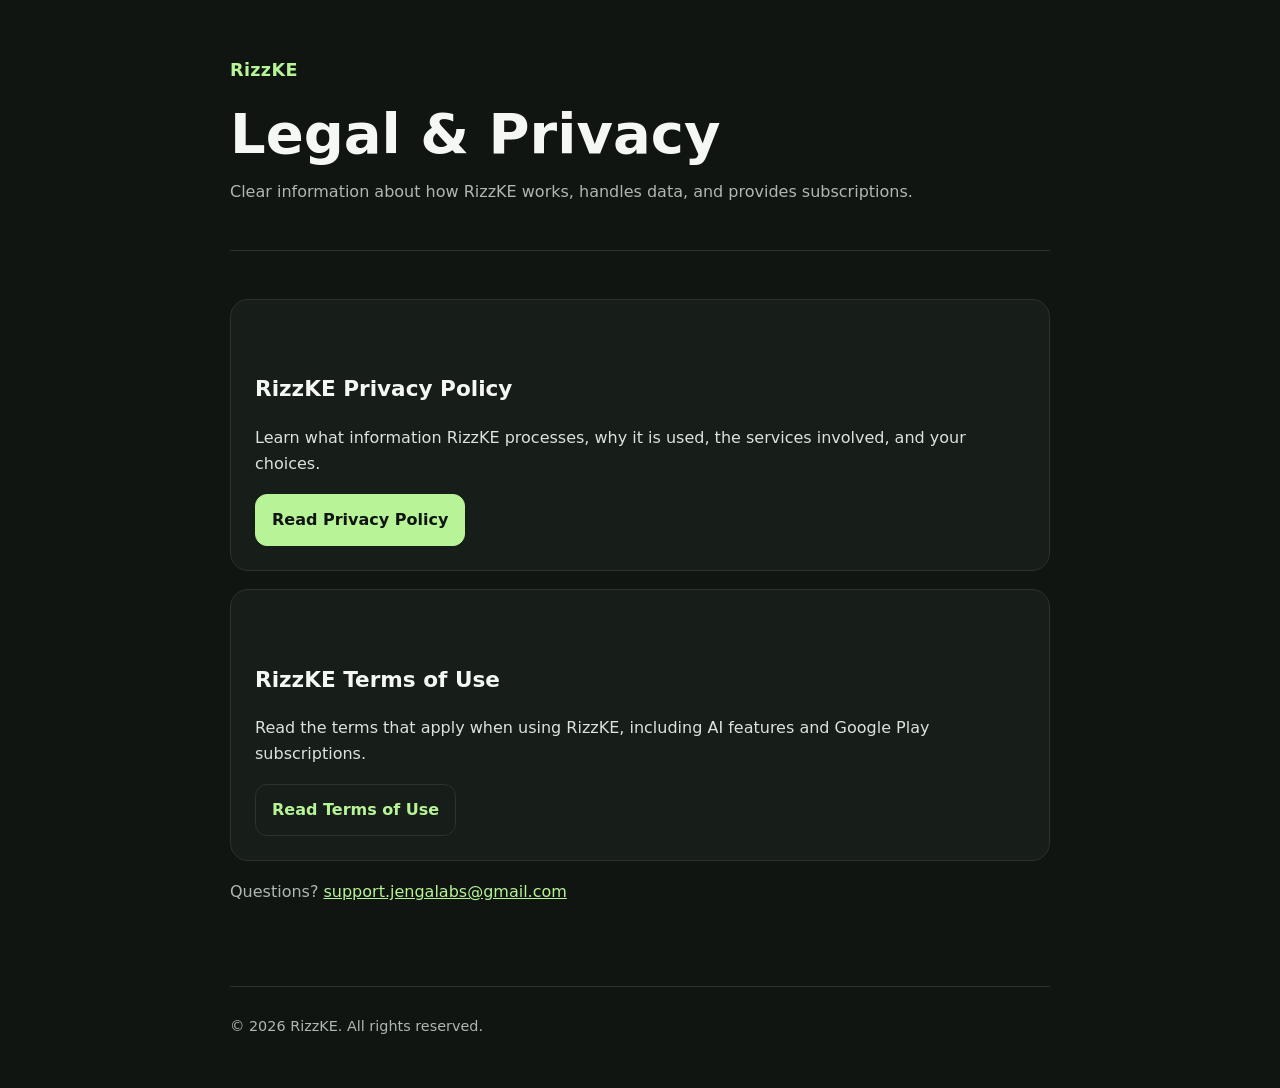
<file: index.html>
<!doctype html><html lang="en"><head><meta charset="utf-8"><meta name="viewport" content="width=device-width,initial-scale=1"><title>RizzKE Legal</title><meta name="description" content="Privacy Policy and Terms of Use for RizzKE."><link rel="stylesheet" href="style.css"></head><body><header><div class="brand">RizzKE</div><h1>Legal & Privacy</h1><p class="muted">Clear information about how RizzKE works, handles data, and provides subscriptions.</p></header><main><div class="card"><h2>RizzKE Privacy Policy</h2><p>Learn what information RizzKE processes, why it is used, the services involved, and your choices.</p><a class="button primary" href="privacy.html">Read Privacy Policy</a></div><div class="card"><h2>RizzKE Terms of Use</h2><p>Read the terms that apply when using RizzKE, including AI features and Google Play subscriptions.</p><a class="button" href="terms.html">Read Terms of Use</a></div><p class="muted">Questions? <a href="mailto:support.jengalabs@gmail.com">support.jengalabs@gmail.com</a></p></main><footer>© 2026 RizzKE. All rights reserved.</footer></body></html>
</file>
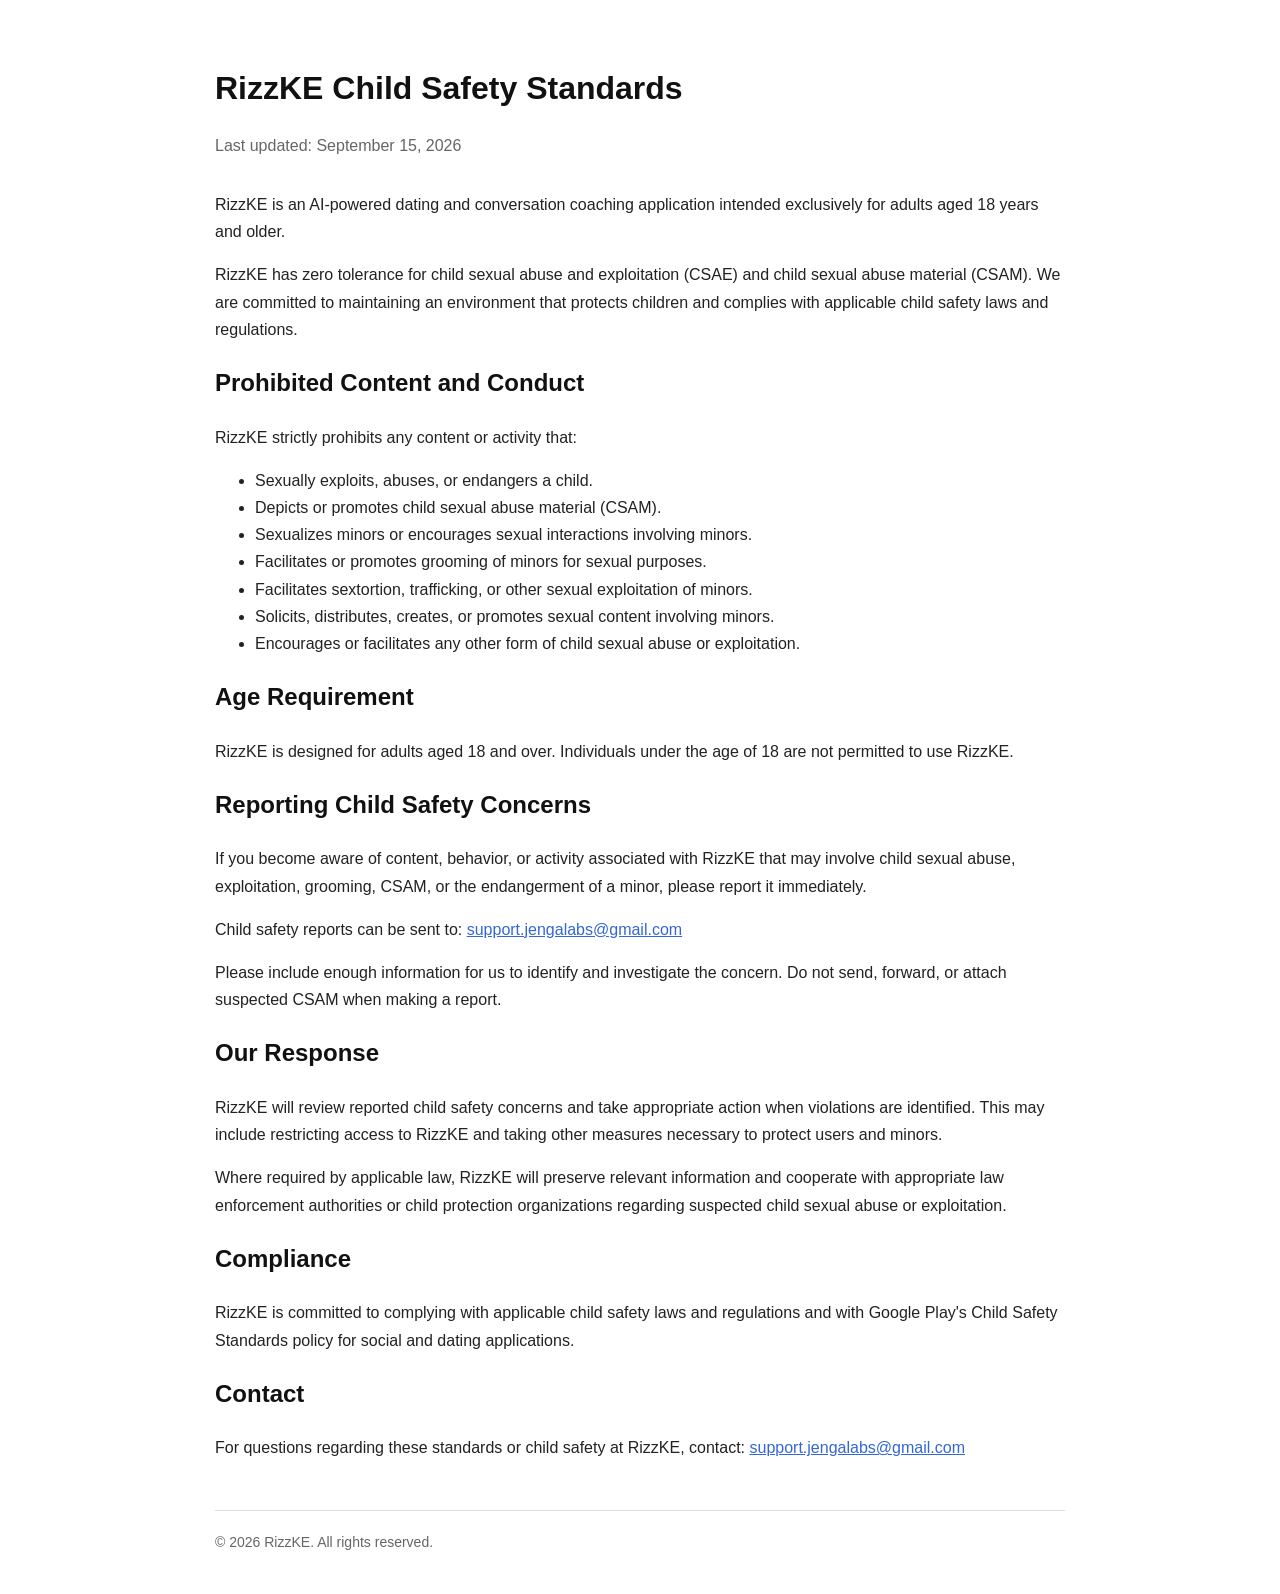
<file: child-safety.html>
<!DOCTYPE html>
<html lang="en">
<head>
  <meta charset="UTF-8" />
  <meta name="viewport" content="width=device-width, initial-scale=1.0" />
  <title>Child Safety Standards | RizzKE</title>
  <style>
    body {
      font-family: Arial, Helvetica, sans-serif;
      max-width: 850px;
      margin: 0 auto;
      padding: 40px 20px;
      line-height: 1.7;
      color: #222;
      background: #fff;
    }

    h1, h2 {
      color: #111;
    }

    h1 {
      margin-bottom: 8px;
    }

    .updated {
      color: #666;
      margin-bottom: 32px;
    }

    a {
      color: #3367d6;
    }

    footer {
      margin-top: 48px;
      padding-top: 20px;
      border-top: 1px solid #ddd;
      color: #666;
      font-size: 14px;
    }
  </style>
</head>

<body>
  <h1>RizzKE Child Safety Standards</h1>
  <p class="updated">Last updated: September 15, 2026</p>

  <p>
    RizzKE is an AI-powered dating and conversation coaching application
    intended exclusively for adults aged 18 years and older.
  </p>

  <p>
    RizzKE has zero tolerance for child sexual abuse and exploitation (CSAE)
    and child sexual abuse material (CSAM). We are committed to maintaining
    an environment that protects children and complies with applicable child
    safety laws and regulations.
  </p>

  <h2>Prohibited Content and Conduct</h2>

  <p>RizzKE strictly prohibits any content or activity that:</p>

  <ul>
    <li>Sexually exploits, abuses, or endangers a child.</li>
    <li>Depicts or promotes child sexual abuse material (CSAM).</li>
    <li>Sexualizes minors or encourages sexual interactions involving minors.</li>
    <li>Facilitates or promotes grooming of minors for sexual purposes.</li>
    <li>Facilitates sextortion, trafficking, or other sexual exploitation of minors.</li>
    <li>Solicits, distributes, creates, or promotes sexual content involving minors.</li>
    <li>Encourages or facilitates any other form of child sexual abuse or exploitation.</li>
  </ul>

  <h2>Age Requirement</h2>

  <p>
    RizzKE is designed for adults aged 18 and over. Individuals under the age
    of 18 are not permitted to use RizzKE.
  </p>

  <h2>Reporting Child Safety Concerns</h2>

  <p>
    If you become aware of content, behavior, or activity associated with
    RizzKE that may involve child sexual abuse, exploitation, grooming, CSAM,
    or the endangerment of a minor, please report it immediately.
  </p>

  <p>
    Child safety reports can be sent to:
    <a href="mailto:support.jengalabs@gmail.com">
      support.jengalabs@gmail.com
    </a>
  </p>

  <p>
    Please include enough information for us to identify and investigate the
    concern. Do not send, forward, or attach suspected CSAM when making a
    report.
  </p>

  <h2>Our Response</h2>

  <p>
    RizzKE will review reported child safety concerns and take appropriate
    action when violations are identified. This may include restricting access
    to RizzKE and taking other measures necessary to protect users and minors.
  </p>

  <p>
    Where required by applicable law, RizzKE will preserve relevant
    information and cooperate with appropriate law enforcement authorities or
    child protection organizations regarding suspected child sexual abuse or
    exploitation.
  </p>

  <h2>Compliance</h2>

  <p>
    RizzKE is committed to complying with applicable child safety laws and
    regulations and with Google Play's Child Safety Standards policy for
    social and dating applications.
  </p>

  <h2>Contact</h2>

  <p>
    For questions regarding these standards or child safety at RizzKE,
    contact:
    <a href="mailto:support.jengalabs@gmail.com">
      support.jengalabs@gmail.com
    </a>
  </p>

  <footer>
    &copy; 2026 RizzKE. All rights reserved.
  </footer>
</body>
</html>
</file>
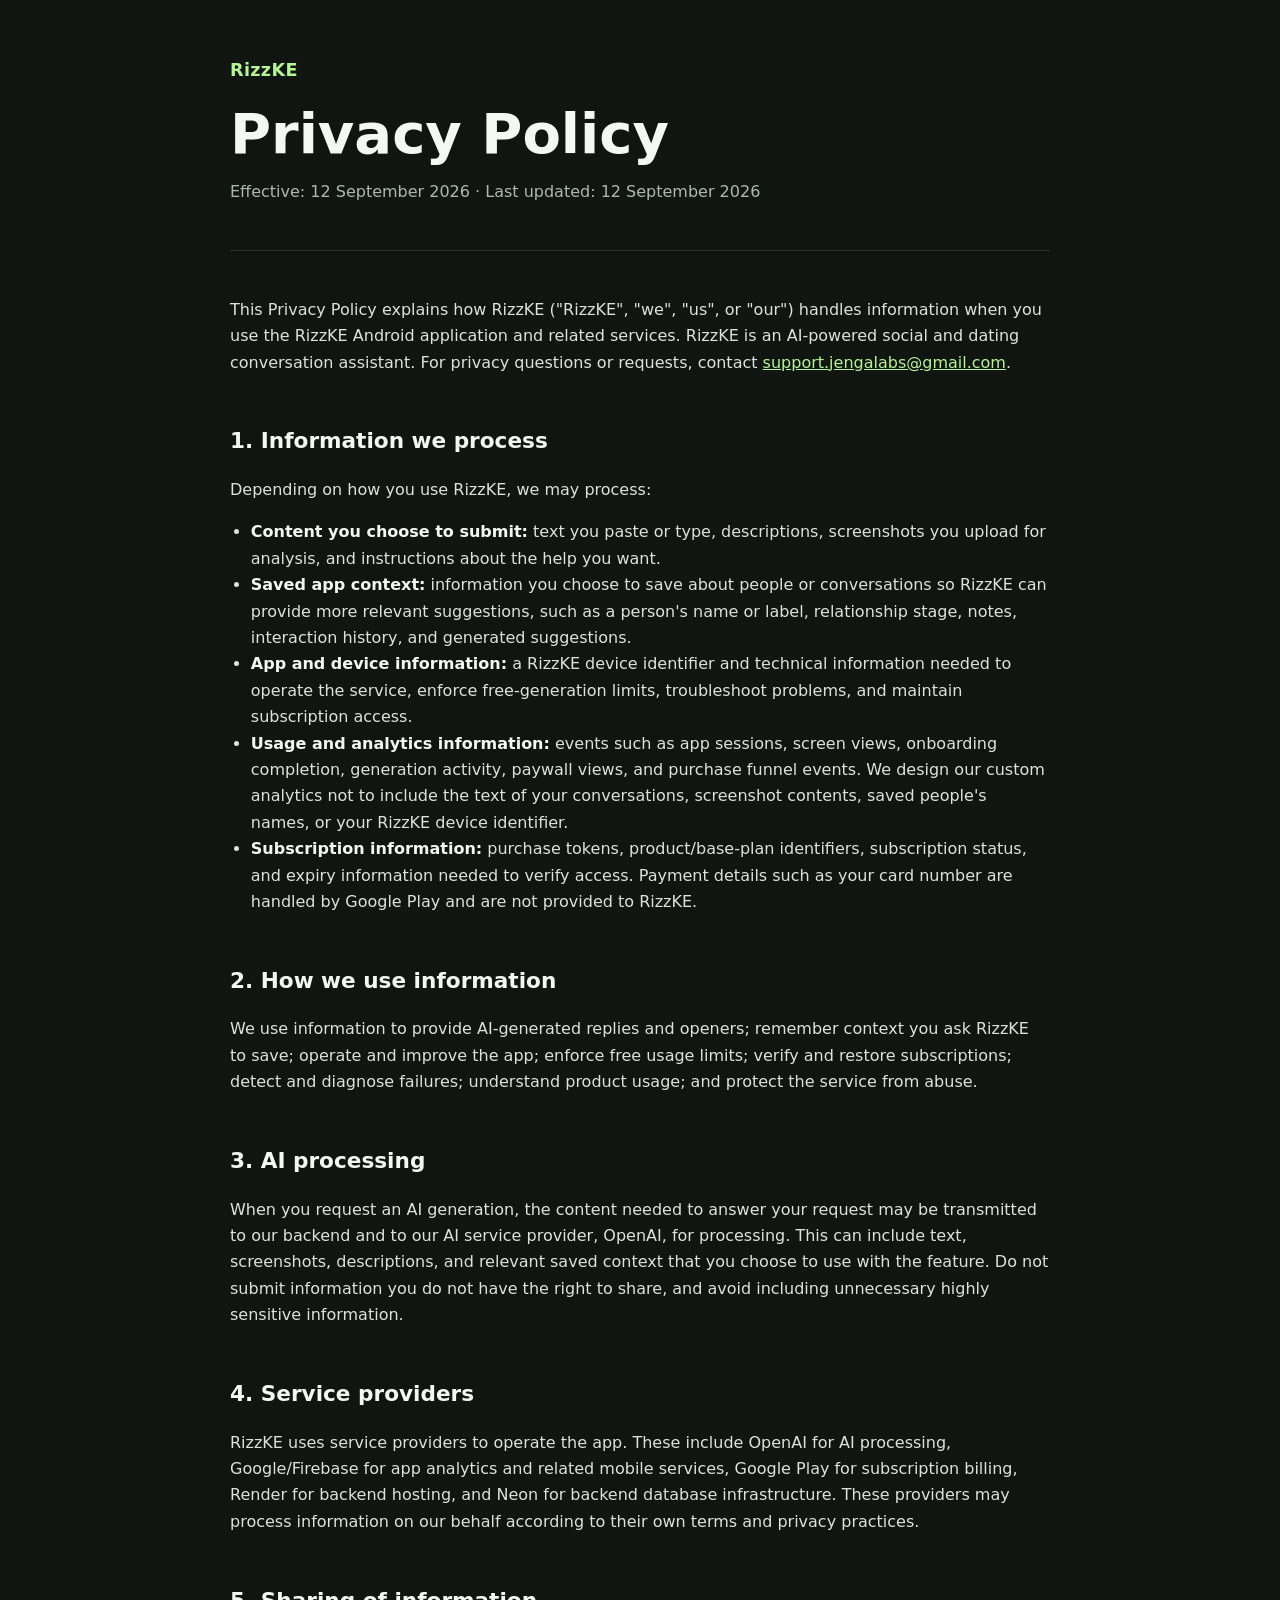
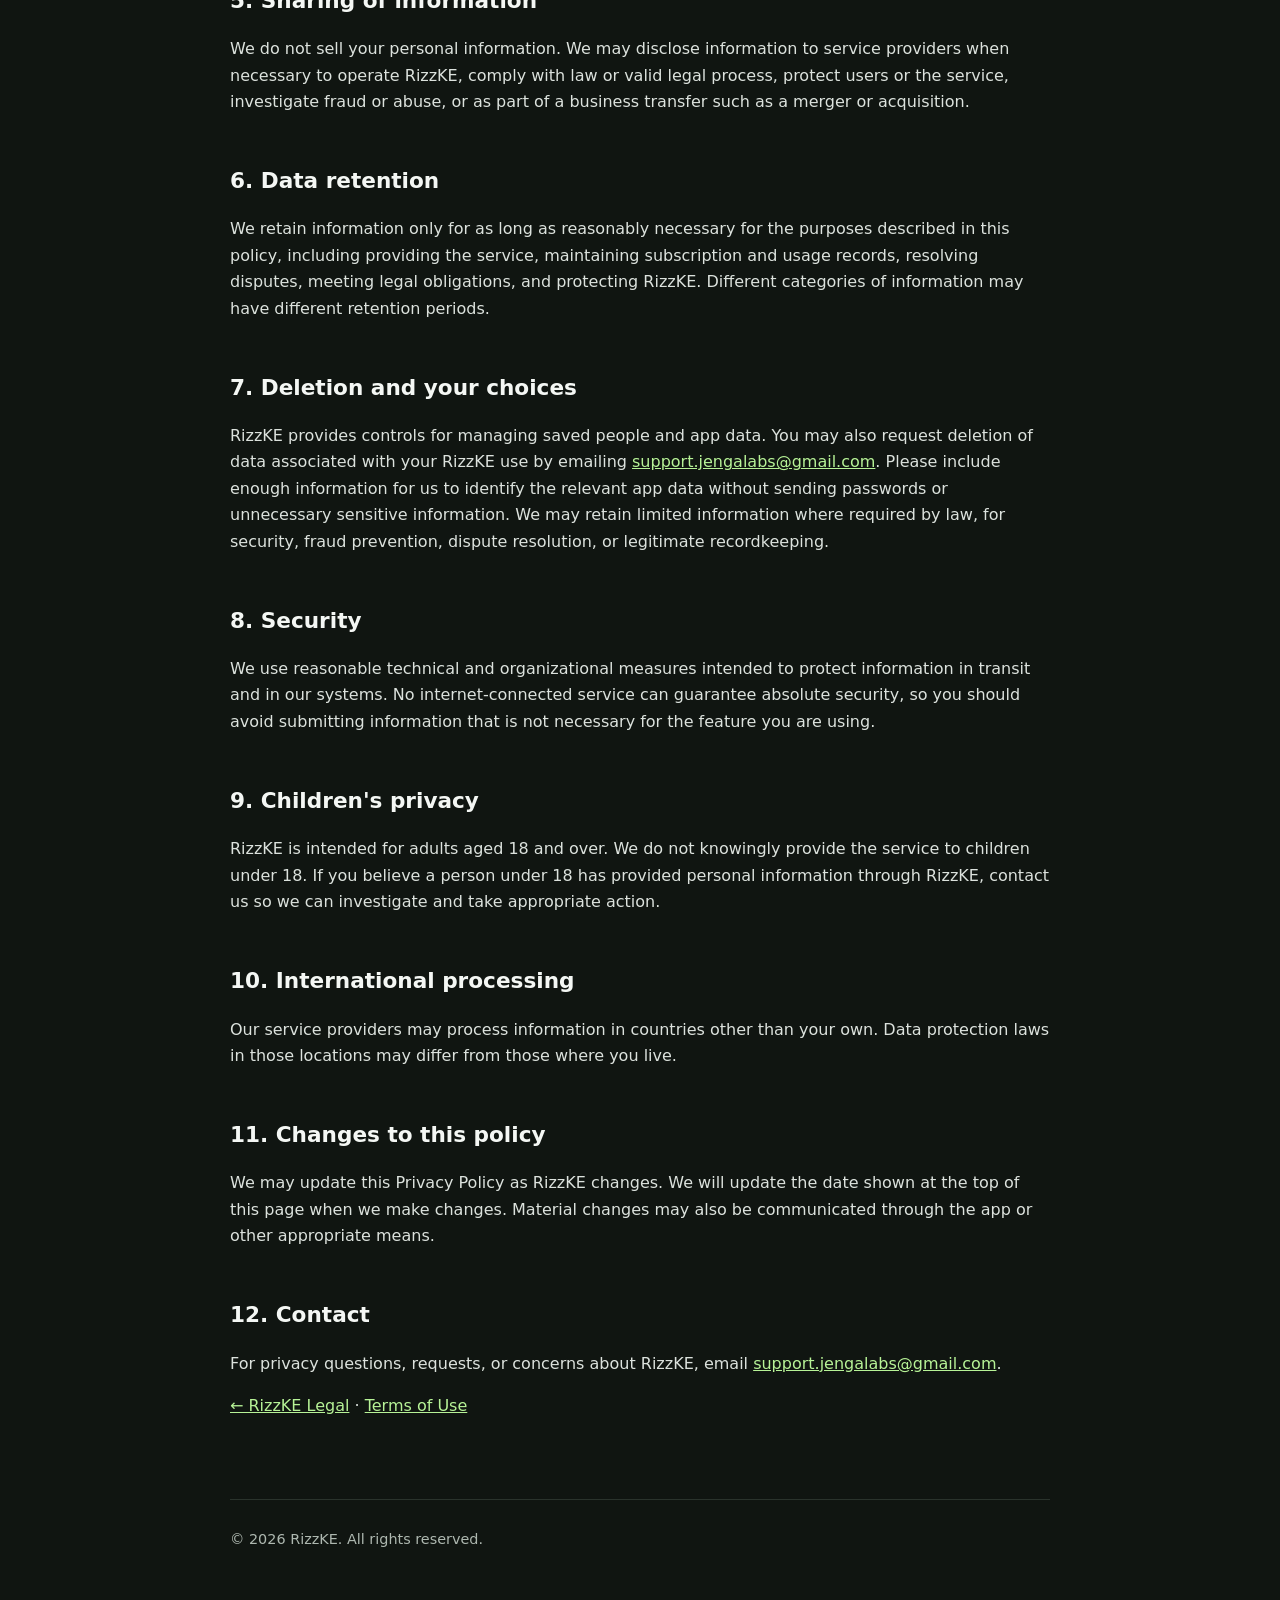
<file: privacy.html>
<!doctype html><html lang="en"><head><meta charset="utf-8"><meta name="viewport" content="width=device-width,initial-scale=1"><title>Privacy Policy — RizzKE</title><meta name="description" content="RizzKE Privacy Policy"><link rel="stylesheet" href="style.css"></head><body><header><div class="brand">RizzKE</div><h1>Privacy Policy</h1><p class="muted">Effective: 12 September 2026 · Last updated: 12 September 2026</p></header><main><p>This Privacy Policy explains how RizzKE ("RizzKE", "we", "us", or "our") handles information when you use the RizzKE Android application and related services. RizzKE is an AI-powered social and dating conversation assistant. For privacy questions or requests, contact <a href="mailto:support.jengalabs@gmail.com">support.jengalabs@gmail.com</a>.</p>
<h2>1. Information we process</h2><p>Depending on how you use RizzKE, we may process:</p><ul><li><strong>Content you choose to submit:</strong> text you paste or type, descriptions, screenshots you upload for analysis, and instructions about the help you want.</li><li><strong>Saved app context:</strong> information you choose to save about people or conversations so RizzKE can provide more relevant suggestions, such as a person's name or label, relationship stage, notes, interaction history, and generated suggestions.</li><li><strong>App and device information:</strong> a RizzKE device identifier and technical information needed to operate the service, enforce free-generation limits, troubleshoot problems, and maintain subscription access.</li><li><strong>Usage and analytics information:</strong> events such as app sessions, screen views, onboarding completion, generation activity, paywall views, and purchase funnel events. We design our custom analytics not to include the text of your conversations, screenshot contents, saved people's names, or your RizzKE device identifier.</li><li><strong>Subscription information:</strong> purchase tokens, product/base-plan identifiers, subscription status, and expiry information needed to verify access. Payment details such as your card number are handled by Google Play and are not provided to RizzKE.</li></ul>
<h2>2. How we use information</h2><p>We use information to provide AI-generated replies and openers; remember context you ask RizzKE to save; operate and improve the app; enforce free usage limits; verify and restore subscriptions; detect and diagnose failures; understand product usage; and protect the service from abuse.</p>
<h2>3. AI processing</h2><p>When you request an AI generation, the content needed to answer your request may be transmitted to our backend and to our AI service provider, OpenAI, for processing. This can include text, screenshots, descriptions, and relevant saved context that you choose to use with the feature. Do not submit information you do not have the right to share, and avoid including unnecessary highly sensitive information.</p>
<h2>4. Service providers</h2><p>RizzKE uses service providers to operate the app. These include OpenAI for AI processing, Google/Firebase for app analytics and related mobile services, Google Play for subscription billing, Render for backend hosting, and Neon for backend database infrastructure. These providers may process information on our behalf according to their own terms and privacy practices.</p>
<h2>5. Sharing of information</h2><p>We do not sell your personal information. We may disclose information to service providers when necessary to operate RizzKE, comply with law or valid legal process, protect users or the service, investigate fraud or abuse, or as part of a business transfer such as a merger or acquisition.</p>
<h2>6. Data retention</h2><p>We retain information only for as long as reasonably necessary for the purposes described in this policy, including providing the service, maintaining subscription and usage records, resolving disputes, meeting legal obligations, and protecting RizzKE. Different categories of information may have different retention periods.</p>
<h2>7. Deletion and your choices</h2><p>RizzKE provides controls for managing saved people and app data. You may also request deletion of data associated with your RizzKE use by emailing <a href="mailto:support.jengalabs@gmail.com">support.jengalabs@gmail.com</a>. Please include enough information for us to identify the relevant app data without sending passwords or unnecessary sensitive information. We may retain limited information where required by law, for security, fraud prevention, dispute resolution, or legitimate recordkeeping.</p>
<h2>8. Security</h2><p>We use reasonable technical and organizational measures intended to protect information in transit and in our systems. No internet-connected service can guarantee absolute security, so you should avoid submitting information that is not necessary for the feature you are using.</p>
<h2>9. Children's privacy</h2><p>RizzKE is intended for adults aged 18 and over. We do not knowingly provide the service to children under 18. If you believe a person under 18 has provided personal information through RizzKE, contact us so we can investigate and take appropriate action.</p>
<h2>10. International processing</h2><p>Our service providers may process information in countries other than your own. Data protection laws in those locations may differ from those where you live.</p>
<h2>11. Changes to this policy</h2><p>We may update this Privacy Policy as RizzKE changes. We will update the date shown at the top of this page when we make changes. Material changes may also be communicated through the app or other appropriate means.</p>
<h2>12. Contact</h2><p>For privacy questions, requests, or concerns about RizzKE, email <a href="mailto:support.jengalabs@gmail.com">support.jengalabs@gmail.com</a>.</p><p><a href="index.html">← RizzKE Legal</a> · <a href="terms.html">Terms of Use</a></p></main><footer>© 2026 RizzKE. All rights reserved.</footer></body></html>
</file>
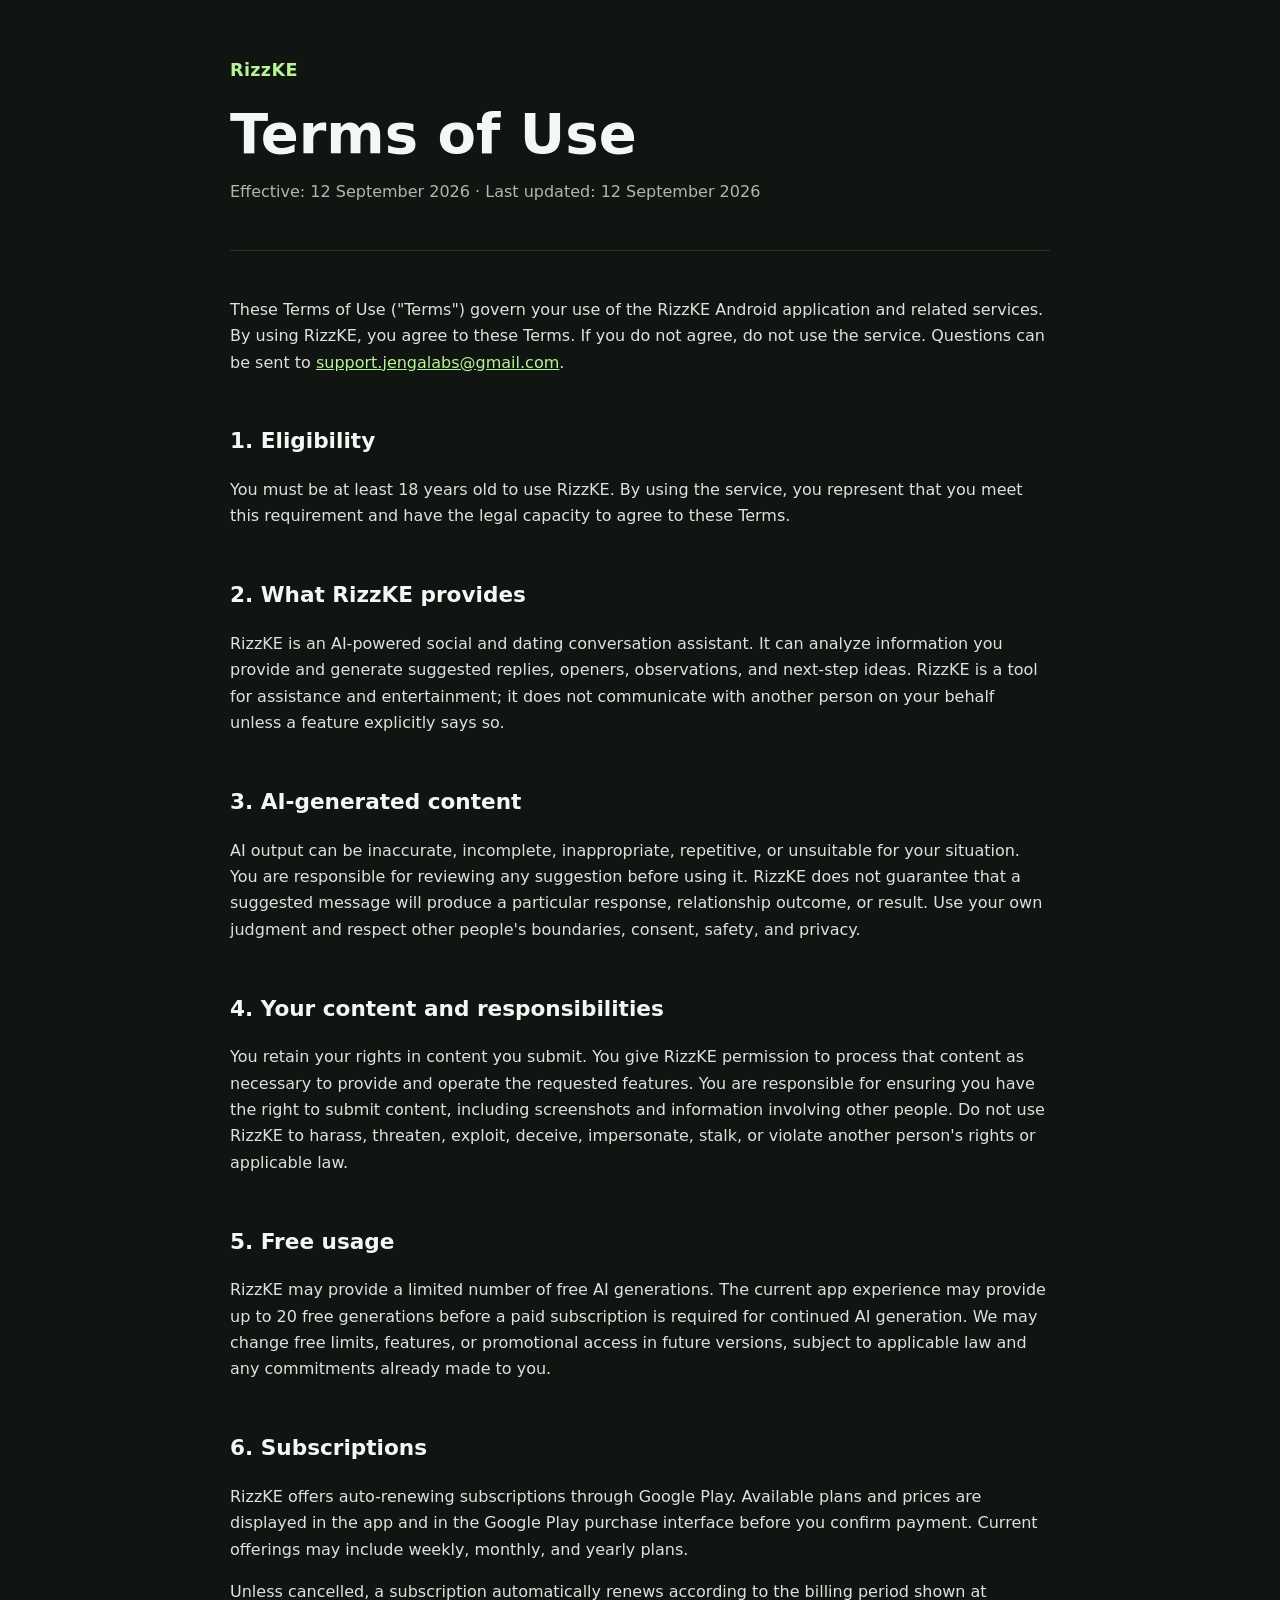
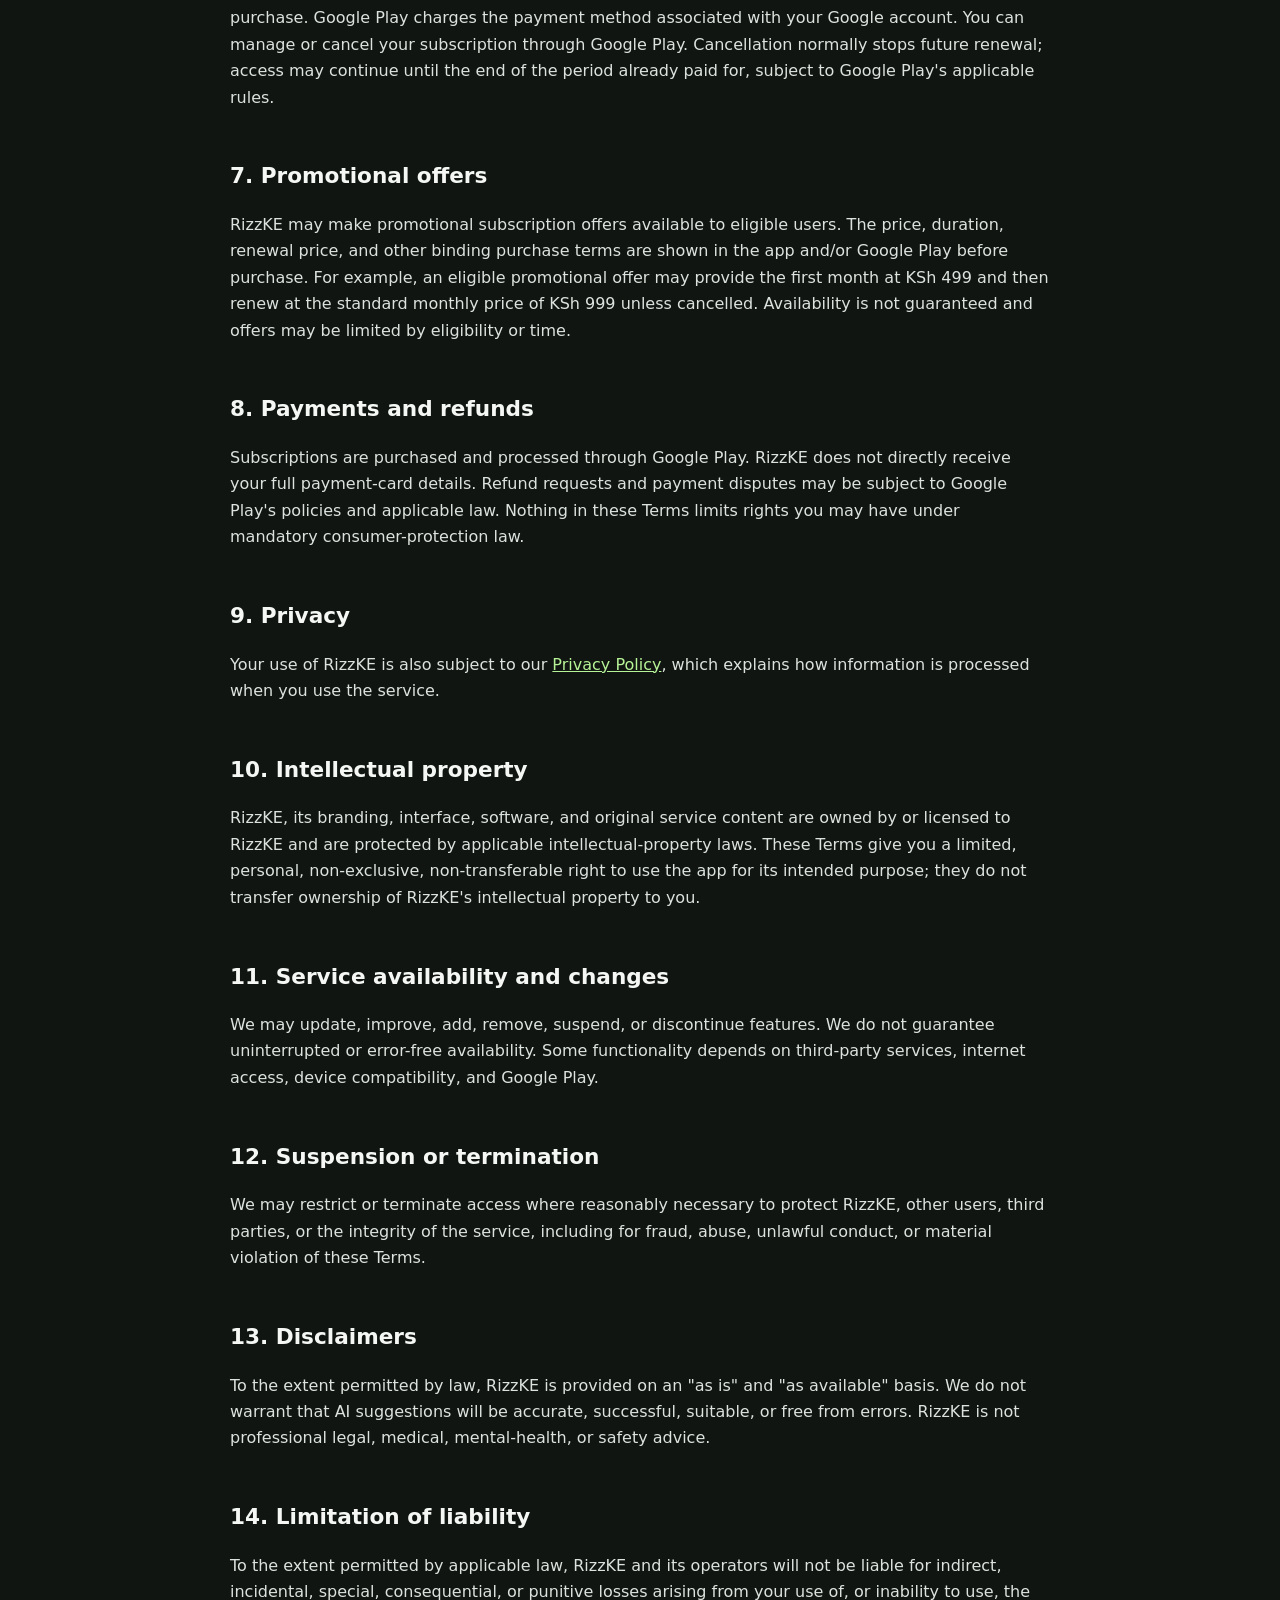
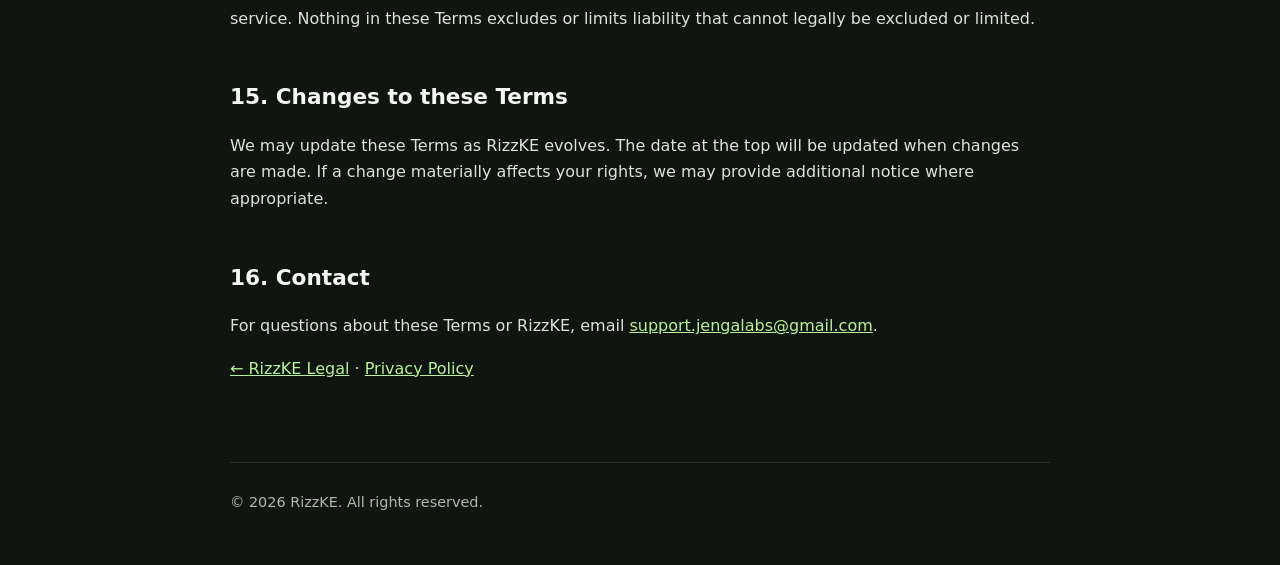
<file: terms.html>
<!doctype html><html lang="en"><head><meta charset="utf-8"><meta name="viewport" content="width=device-width,initial-scale=1"><title>Terms of Use — RizzKE</title><meta name="description" content="RizzKE Terms of Use"><link rel="stylesheet" href="style.css"></head><body><header><div class="brand">RizzKE</div><h1>Terms of Use</h1><p class="muted">Effective: 12 September 2026 · Last updated: 12 September 2026</p></header><main><p>These Terms of Use ("Terms") govern your use of the RizzKE Android application and related services. By using RizzKE, you agree to these Terms. If you do not agree, do not use the service. Questions can be sent to <a href="mailto:support.jengalabs@gmail.com">support.jengalabs@gmail.com</a>.</p>
<h2>1. Eligibility</h2><p>You must be at least 18 years old to use RizzKE. By using the service, you represent that you meet this requirement and have the legal capacity to agree to these Terms.</p>
<h2>2. What RizzKE provides</h2><p>RizzKE is an AI-powered social and dating conversation assistant. It can analyze information you provide and generate suggested replies, openers, observations, and next-step ideas. RizzKE is a tool for assistance and entertainment; it does not communicate with another person on your behalf unless a feature explicitly says so.</p>
<h2>3. AI-generated content</h2><p>AI output can be inaccurate, incomplete, inappropriate, repetitive, or unsuitable for your situation. You are responsible for reviewing any suggestion before using it. RizzKE does not guarantee that a suggested message will produce a particular response, relationship outcome, or result. Use your own judgment and respect other people's boundaries, consent, safety, and privacy.</p>
<h2>4. Your content and responsibilities</h2><p>You retain your rights in content you submit. You give RizzKE permission to process that content as necessary to provide and operate the requested features. You are responsible for ensuring you have the right to submit content, including screenshots and information involving other people. Do not use RizzKE to harass, threaten, exploit, deceive, impersonate, stalk, or violate another person's rights or applicable law.</p>
<h2>5. Free usage</h2><p>RizzKE may provide a limited number of free AI generations. The current app experience may provide up to 20 free generations before a paid subscription is required for continued AI generation. We may change free limits, features, or promotional access in future versions, subject to applicable law and any commitments already made to you.</p>
<h2>6. Subscriptions</h2><p>RizzKE offers auto-renewing subscriptions through Google Play. Available plans and prices are displayed in the app and in the Google Play purchase interface before you confirm payment. Current offerings may include weekly, monthly, and yearly plans.</p><p>Unless cancelled, a subscription automatically renews according to the billing period shown at purchase. Google Play charges the payment method associated with your Google account. You can manage or cancel your subscription through Google Play. Cancellation normally stops future renewal; access may continue until the end of the period already paid for, subject to Google Play's applicable rules.</p>
<h2>7. Promotional offers</h2><p>RizzKE may make promotional subscription offers available to eligible users. The price, duration, renewal price, and other binding purchase terms are shown in the app and/or Google Play before purchase. For example, an eligible promotional offer may provide the first month at KSh 499 and then renew at the standard monthly price of KSh 999 unless cancelled. Availability is not guaranteed and offers may be limited by eligibility or time.</p>
<h2>8. Payments and refunds</h2><p>Subscriptions are purchased and processed through Google Play. RizzKE does not directly receive your full payment-card details. Refund requests and payment disputes may be subject to Google Play's policies and applicable law. Nothing in these Terms limits rights you may have under mandatory consumer-protection law.</p>
<h2>9. Privacy</h2><p>Your use of RizzKE is also subject to our <a href="privacy.html">Privacy Policy</a>, which explains how information is processed when you use the service.</p>
<h2>10. Intellectual property</h2><p>RizzKE, its branding, interface, software, and original service content are owned by or licensed to RizzKE and are protected by applicable intellectual-property laws. These Terms give you a limited, personal, non-exclusive, non-transferable right to use the app for its intended purpose; they do not transfer ownership of RizzKE's intellectual property to you.</p>
<h2>11. Service availability and changes</h2><p>We may update, improve, add, remove, suspend, or discontinue features. We do not guarantee uninterrupted or error-free availability. Some functionality depends on third-party services, internet access, device compatibility, and Google Play.</p>
<h2>12. Suspension or termination</h2><p>We may restrict or terminate access where reasonably necessary to protect RizzKE, other users, third parties, or the integrity of the service, including for fraud, abuse, unlawful conduct, or material violation of these Terms.</p>
<h2>13. Disclaimers</h2><p>To the extent permitted by law, RizzKE is provided on an "as is" and "as available" basis. We do not warrant that AI suggestions will be accurate, successful, suitable, or free from errors. RizzKE is not professional legal, medical, mental-health, or safety advice.</p>
<h2>14. Limitation of liability</h2><p>To the extent permitted by applicable law, RizzKE and its operators will not be liable for indirect, incidental, special, consequential, or punitive losses arising from your use of, or inability to use, the service. Nothing in these Terms excludes or limits liability that cannot legally be excluded or limited.</p>
<h2>15. Changes to these Terms</h2><p>We may update these Terms as RizzKE evolves. The date at the top will be updated when changes are made. If a change materially affects your rights, we may provide additional notice where appropriate.</p>
<h2>16. Contact</h2><p>For questions about these Terms or RizzKE, email <a href="mailto:support.jengalabs@gmail.com">support.jengalabs@gmail.com</a>.</p><p><a href="index.html">← RizzKE Legal</a> · <a href="privacy.html">Privacy Policy</a></p></main><footer>© 2026 RizzKE. All rights reserved.</footer></body></html>
</file>
<file: style.css>
:root{color-scheme:dark;--bg:#101511;--card:#171d18;--text:#f4f7f4;--muted:#aeb8b0;--line:#2a332c;--accent:#b7f397;--max:820px}*{box-sizing:border-box}body{margin:0;background:var(--bg);color:var(--text);font-family:Inter,system-ui,-apple-system,BlinkMacSystemFont,"Segoe UI",sans-serif;line-height:1.65}header,main,footer{width:min(var(--max),calc(100% - 40px));margin:auto}header{padding:56px 0 28px;border-bottom:1px solid var(--line)}.brand{font-size:1.1rem;font-weight:800;letter-spacing:.02em;color:var(--accent)}h1{font-size:clamp(2rem,6vw,3.5rem);line-height:1.05;margin:.35em 0 .25em}h2{margin-top:2.2em;font-size:1.35rem}p,li{color:#dce2dd}.muted{color:var(--muted)}a{color:var(--accent)}main{padding:30px 0 64px}.card{background:var(--card);border:1px solid var(--line);border-radius:18px;padding:24px;margin:18px 0}.links{display:flex;gap:12px;flex-wrap:wrap}.button{display:inline-block;padding:12px 16px;border:1px solid var(--line);border-radius:12px;text-decoration:none;font-weight:700}.button.primary{background:var(--accent);color:#101511;border-color:var(--accent)}footer{padding:28px 0 50px;border-top:1px solid var(--line);color:var(--muted);font-size:.9rem}ul{padding-left:1.3rem}strong{color:var(--text)}
</file>
